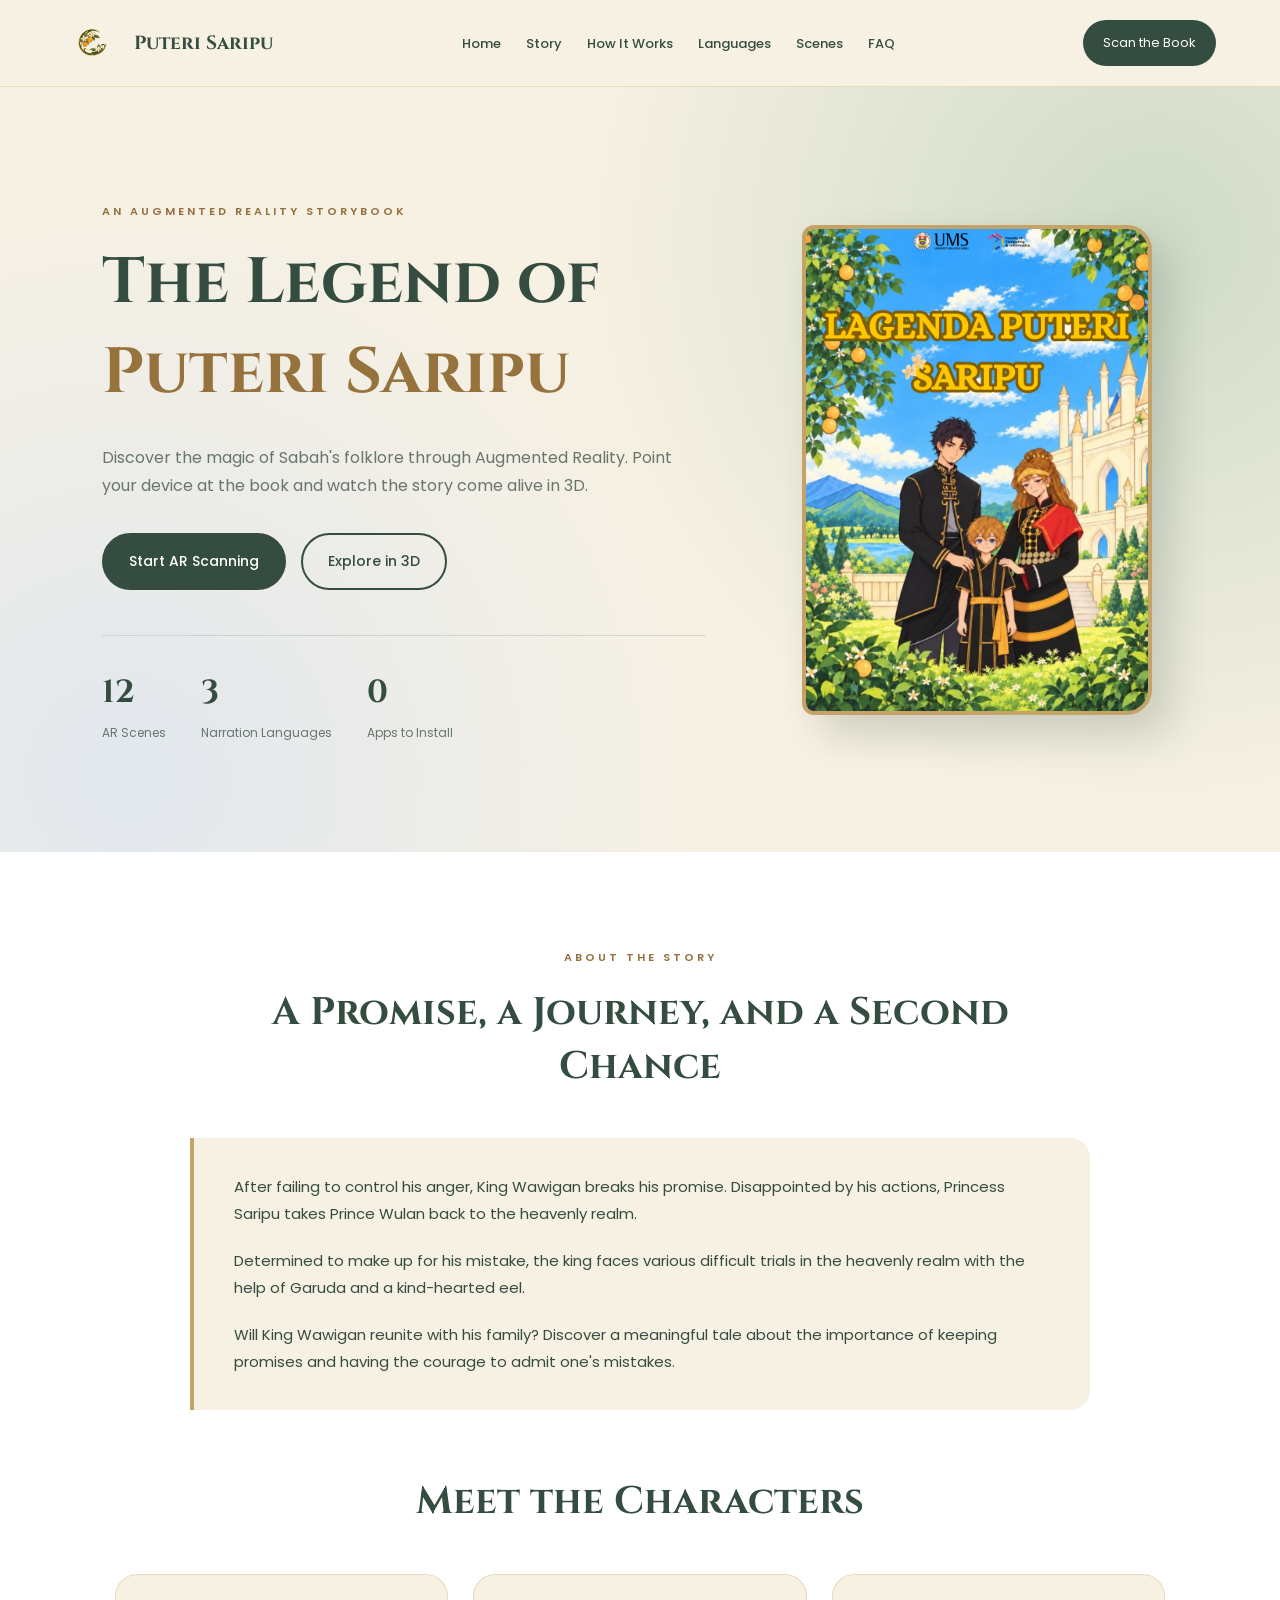
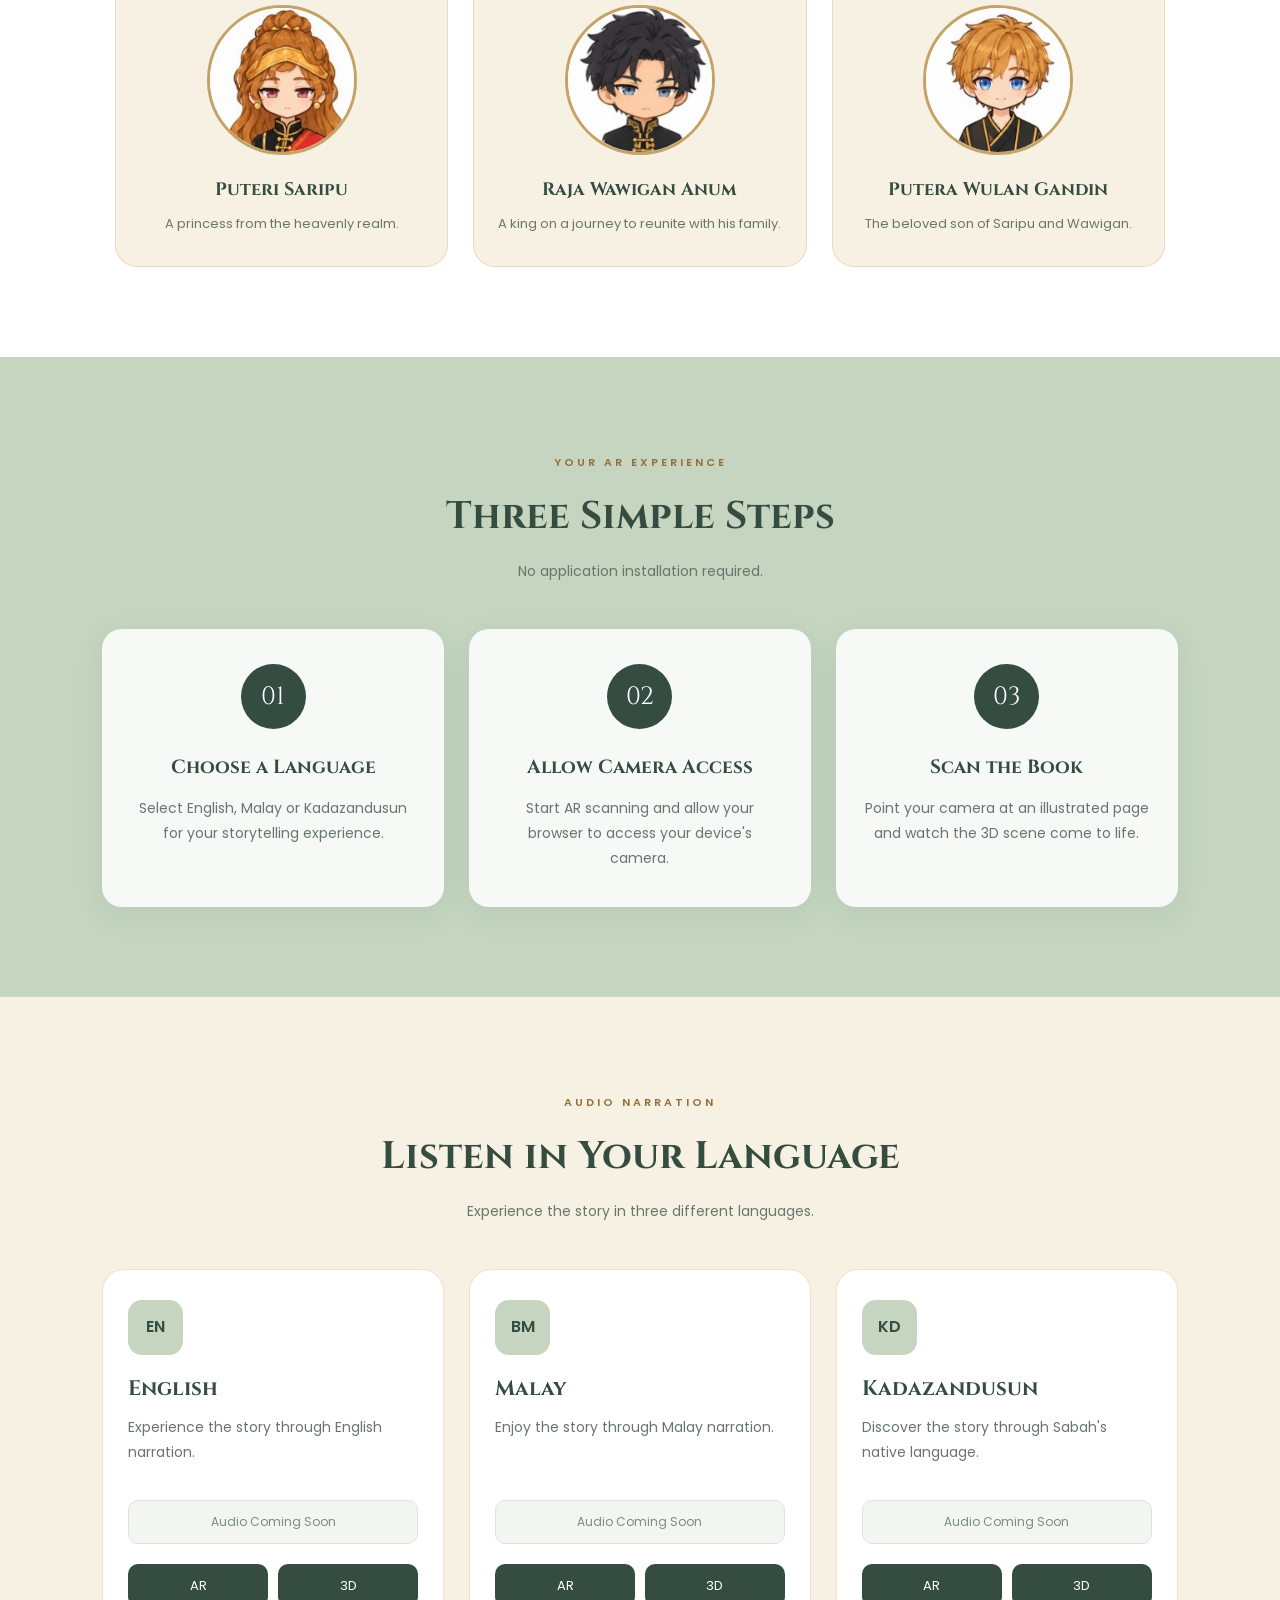
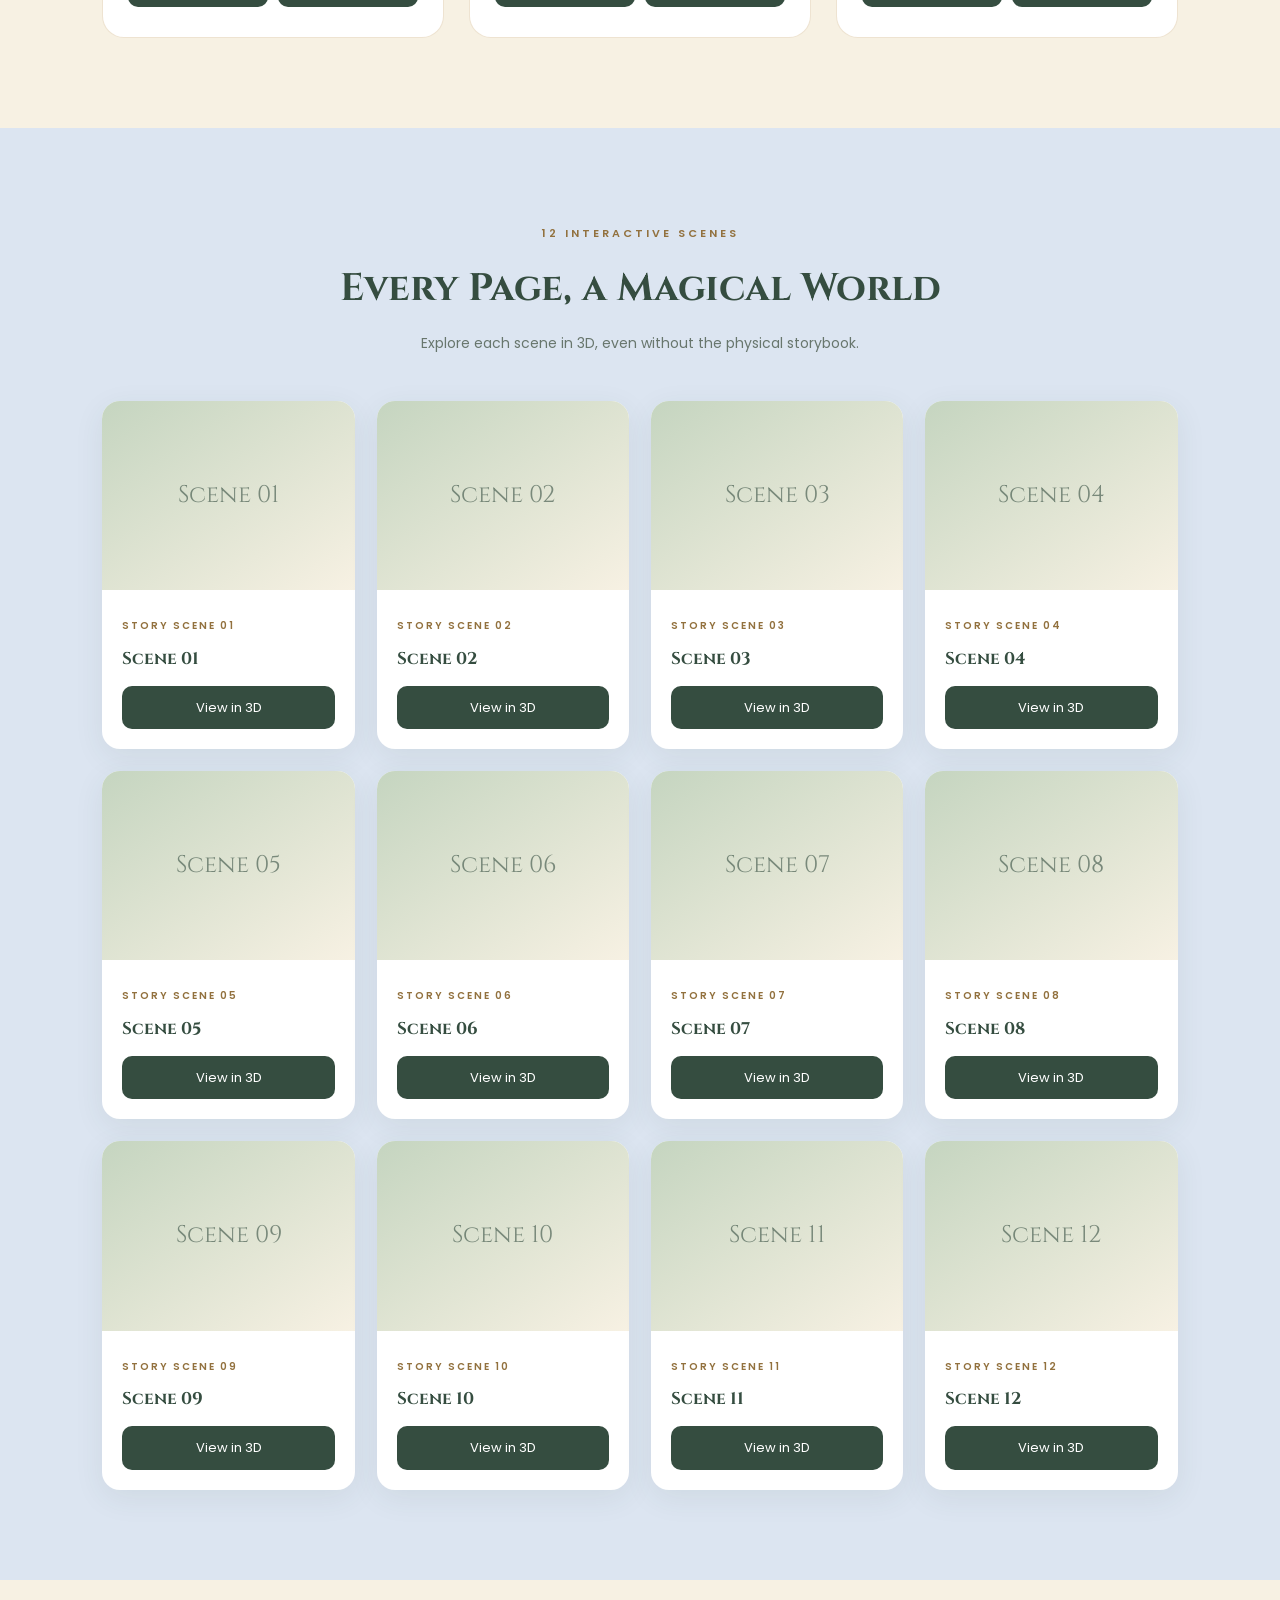
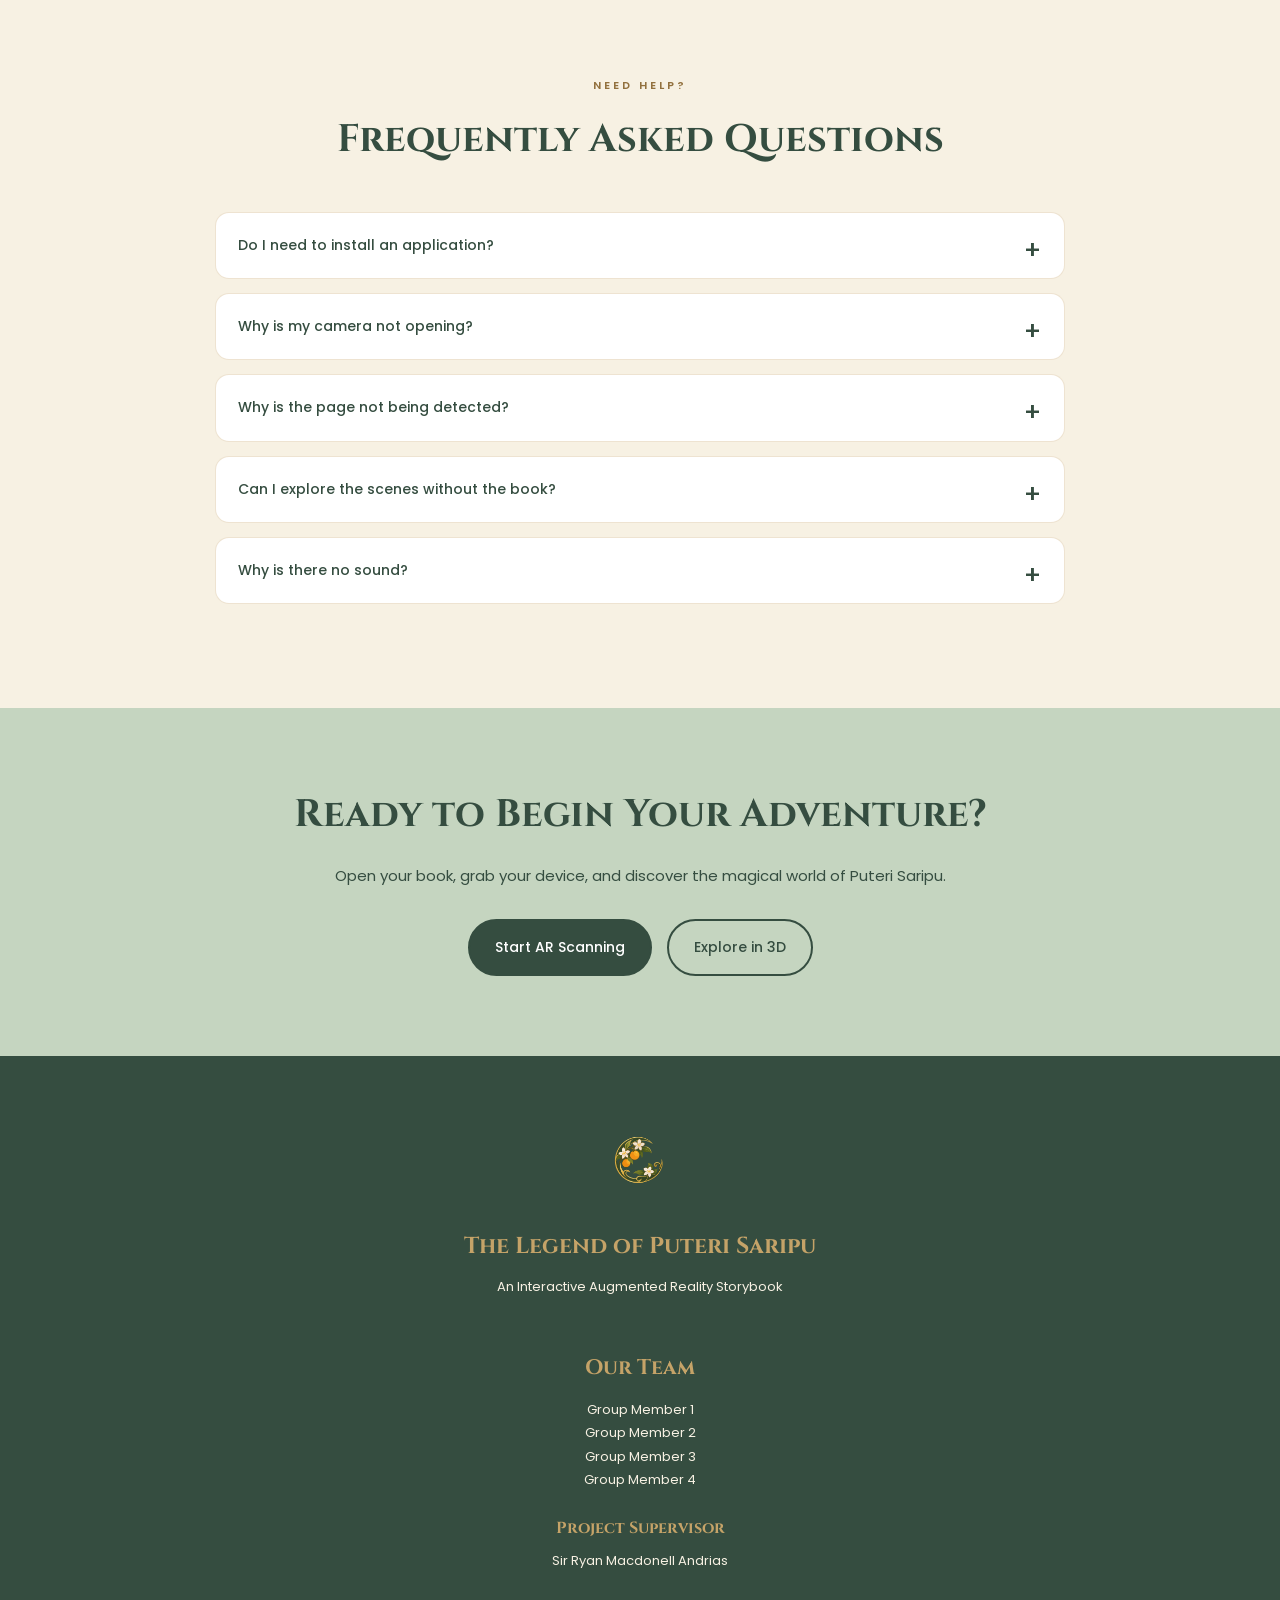
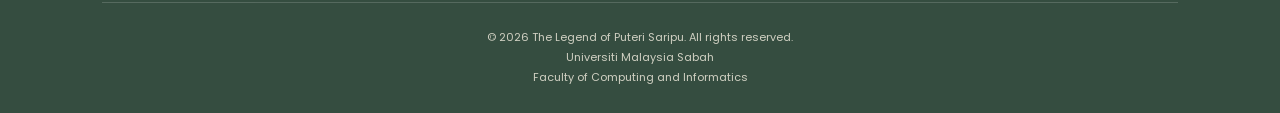
<file: index.html>
<!DOCTYPE html>
<html lang="en">
<head>
    <meta charset="UTF-8">
    <meta name="viewport" content="width=device-width, initial-scale=1.0">

    <title>The Legend of Puteri Saripu</title>

    <link rel="icon" type="image/png" href="assets/logos/logo.png">
    <link rel="stylesheet" href="css/style.css">

    <link href="https://fonts.googleapis.com/css2?family=Cinzel:wght@400;600;700&family=Poppins:wght@300;400;500;600;700&display=swap" rel="stylesheet">
</head>

<body>

    <!-- NAVIGATION BAR -->

    <header class="header">
        <nav class="navbar">

            <a href="#home" class="brand">
                <img src="assets/logos/logo.png" alt="Puteri Saripu Logo">
                <span>Puteri Saripu</span>
            </a>

            <button class="menu-toggle" id="menuToggle"
                aria-label="Open navigation"
                aria-expanded="false">
                ☰
            </button>

            <ul class="nav-links" id="navLinks">
                <li><a href="#home">Home</a></li>
                <li><a href="#story">Story</a></li>
                <li><a href="#how-it-works">How It Works</a></li>
                <li><a href="#languages">Languages</a></li>
                <li><a href="#scenes">Scenes</a></li>
                <li><a href="#faq">FAQ</a></li>
            </ul>

            <a href="ar.html" class="nav-button">Scan the Book</a>

        </nav>
    </header>


    <!-- HERO SECTION -->

    <section class="hero" id="home">

        <div class="hero-content">

            <span class="eyebrow">
                AN AUGMENTED REALITY STORYBOOK
            </span>

            <h1>The Legend of<br><span>Puteri Saripu</span></h1>

            <p>
                Discover the magic of Sabah's folklore through
                Augmented Reality. Point your device at the book
                and watch the story come alive in 3D.
            </p>

            <div class="hero-buttons">
                <a href="ar.html" class="btn primary">
                    Start AR Scanning
                </a>

                <a href="#scenes" class="btn secondary">
                    Explore in 3D
                </a>
            </div>

            <div class="hero-stats">

                <div class="stat">
                    <strong>12</strong>
                    <span>AR Scenes</span>
                </div>

                <div class="stat">
                    <strong>3</strong>
                    <span>Narration Languages</span>
                </div>

                <div class="stat">
                    <strong>0</strong>
                    <span>Apps to Install</span>
                </div>

            </div>

        </div>

        <div class="hero-image">

            <!-- INSERT BOOK COVER HERE -->

           <img src="assets/images/Coverbuku.png"
     alt="The Legend of Puteri Saripu Book Cover">

        </div>

    </section>


    <!-- STORY SYNOPSIS -->

    <section class="story-section section" id="story">

        <div class="section-heading">
            <span class="eyebrow">ABOUT THE STORY</span>
            <h2>A Promise, a Journey, and a Second Chance</h2>
        </div>

        <div class="story-content">

            <p>
                After failing to control his anger, King Wawigan
                breaks his promise. Disappointed by his actions,
                Princess Saripu takes Prince Wulan back to the
                heavenly realm.
            </p>

            <p>
                Determined to make up for his mistake, the king
                faces various difficult trials in the heavenly
                realm with the help of Garuda and a kind-hearted eel.
            </p>

            <p>
                Will King Wawigan reunite with his family?
                Discover a meaningful tale about the importance
                of keeping promises and having the courage
                to admit one's mistakes.
            </p>

        </div>


        <!-- MAIN CHARACTERS -->

        <div class="section-heading">
            <h2>Meet the Characters</h2>
        </div>

        <div class="character-grid">

            <article class="character-card">

               <img src="assets/characters/Mom.jpg"
     alt="Puteri Saripu">

                <h3>Puteri Saripu</h3>

                <p>
                    A princess from the heavenly realm.
                </p>

            </article>

            <article class="character-card">

               <img src="assets/characters/Dad.jpg"
     alt="Raja Wawigan Anum">

                <h3>Raja Wawigan Anum</h3>

                <p>
                    A king on a journey to reunite with his family.
                </p>

            </article>

            <article class="character-card">

                <img src="assets/characters/Putera.jpg"
     alt="Putera Wulan Gandin">

                <h3>Putera Wulan Gandin</h3>

                <p>
                    The beloved son of Saripu and Wawigan.
                </p>

            </article>

        </div>

    </section>


    <!-- HOW IT WORKS -->

    <section class="how-section section" id="how-it-works">

        <div class="section-heading">
            <span class="eyebrow">YOUR AR EXPERIENCE</span>
            <h2>Three Simple Steps</h2>
            <p>No application installation required.</p>
        </div>

        <div class="steps-grid">

            <article class="step-card">
                <div class="step-number">01</div>
                <h3>Choose a Language</h3>

                <p>
                    Select English, Malay or Kadazandusun
                    for your storytelling experience.
                </p>
            </article>

            <article class="step-card">
                <div class="step-number">02</div>
                <h3>Allow Camera Access</h3>

                <p>
                    Start AR scanning and allow your browser
                    to access your device's camera.
                </p>
            </article>

            <article class="step-card">
                <div class="step-number">03</div>
                <h3>Scan the Book</h3>

                <p>
                    Point your camera at an illustrated page
                    and watch the 3D scene come to life.
                </p>
            </article>

        </div>

    </section>


    <!-- LANGUAGE SELECTION -->

    <section class="language-section section" id="languages">

        <div class="section-heading">
            <span class="eyebrow">AUDIO NARRATION</span>
            <h2>Listen in Your Language</h2>
            <p>Experience the story in three different languages.</p>
        </div>

        <div class="language-grid">

            <article class="language-card">

                <div class="language-icon">EN</div>

                <h3>English</h3>

                <p>Experience the story through English narration.</p>

                <button class="audio-button" disabled>
                    Audio Coming Soon
                </button>

                <div class="language-actions">
                    <a href="ar.html?lang=en">AR</a>
                    <a href="viewer.html?scene=1&amp;lang=en">3D</a>
                </div>

            </article>

            <article class="language-card">

                <div class="language-icon">BM</div>

                <h3>Malay</h3>

                <p>Enjoy the story through Malay narration.</p>

                <button class="audio-button" disabled>
                    Audio Coming Soon
                </button>

                <div class="language-actions">
                    <a href="ar.html?lang=ms">AR</a>
                    <a href="viewer.html?scene=1&amp;lang=ms">3D</a>
                </div>

            </article>

            <article class="language-card">

                <div class="language-icon">KD</div>

                <h3>Kadazandusun</h3>

                <p>Discover the story through Sabah's native language.</p>

                <button class="audio-button" disabled>
                    Audio Coming Soon
                </button>

                <div class="language-actions">
                    <a href="ar.html?lang=kd">AR</a>
                    <a href="viewer.html?scene=1&amp;lang=kd">3D</a>
                </div>

            </article>

        </div>

    </section>


    <!-- 12 STORY SCENES -->

    <section class="scenes-section section" id="scenes">

        <div class="section-heading">

            <span class="eyebrow">12 INTERACTIVE SCENES</span>

            <h2>Every Page, a Magical World</h2>

            <p>
                Explore each scene in 3D, even without
                the physical storybook.
            </p>

        </div>

        <!-- ALL 12 SCENES WILL BE GENERATED USING JAVASCRIPT -->

        <div class="scenes-grid" id="scenesGrid"></div>

    </section>


    <!-- FREQUENTLY ASKED QUESTIONS -->

    <section class="faq-section section" id="faq">

        <div class="section-heading">
            <span class="eyebrow">NEED HELP?</span>
            <h2>Frequently Asked Questions</h2>
        </div>

        <div class="faq-container">

            <details class="faq-item">
                <summary>Do I need to install an application?</summary>

                <p>
                    No. The AR experience runs directly
                    through your web browser.
                </p>
            </details>

            <details class="faq-item">
                <summary>Why is my camera not opening?</summary>

                <p>
                    Make sure camera access is allowed in your
                    browser settings and the website is opened
                    through HTTPS.
                </p>
            </details>

            <details class="faq-item">
                <summary>Why is the page not being detected?</summary>

                <p>
                    Make sure the book is placed under good
                    lighting and the entire illustration
                    is visible to the camera.
                </p>
            </details>

            <details class="faq-item">
                <summary>Can I explore the scenes without the book?</summary>

                <p>
                    Yes. Select any scene from the 3D section
                    to explore it without scanning the book.
                </p>
            </details>

            <details class="faq-item">
                <summary>Why is there no sound?</summary>

                <p>
                    Audio narration is currently under development.
                    Once available, check your device volume
                    and audio playback settings.
                </p>
            </details>

        </div>

    </section>


    <!-- FINAL CALL TO ACTION -->

    <section class="adventure-section">

        <h2>Ready to Begin Your Adventure?</h2>

        <p>
            Open your book, grab your device,
            and discover the magical world of Puteri Saripu.
        </p>

        <div class="adventure-buttons">

            <a href="ar.html" class="btn primary">
                Start AR Scanning
            </a>

            <a href="#scenes" class="btn secondary">
                Explore in 3D
            </a>

        </div>

    </section>


    <!-- FOOTER -->

    <footer class="footer">

        <div class="footer-brand">

            <img src="assets/logos/logo.png"
                 alt="Puteri Saripu Logo">

            <h3>The Legend of Puteri Saripu</h3>

            <p>An Interactive Augmented Reality Storybook</p>

        </div>

        <div class="university-logos">

            <!-- INSERT UMS LOGO HERE -->

            <!-- INSERT FCI LOGO HERE -->

        </div>

        <div class="team">

            <h3>Our Team</h3>

            <!-- EDIT GROUP MEMBERS HERE -->

            <p>Group Member 1</p>
            <p>Group Member 2</p>
            <p>Group Member 3</p>
            <p>Group Member 4</p>

            <h4>Project Supervisor</h4>

            <p>Sir Ryan Macdonell Andrias</p>

        </div>

        <div class="footer-bottom">

            <p>
                &copy; 2026 The Legend of Puteri Saripu.
                All rights reserved.
            </p>

            <p>Universiti Malaysia Sabah</p>
            <p>Faculty of Computing and Informatics</p>

        </div>

    </footer>


    <!-- JAVASCRIPT -->

    <script src="js/main.js" defer></script>

</body>
</html>
</file>
<file: css/style.css>
/* =========================================
   THE LEGEND OF PUTERI SARIPU
   WEBSITE STYLING
========================================= */

:root {
    --ivory: #F7F1E3;
    --sage: #C5D5C0;
    --forest: #354D40;
    --gold: #C5A368;
    --sky: #DCE5F1;
    --white: #FFFFFF;
    --text: #354D40;
    --muted: #68766D;
    --shadow: 0 8px 30px rgba(53, 77, 64, 0.08);
}


/* GENERAL SETTINGS */

* {
    margin: 0;
    padding: 0;
    box-sizing: border-box;
}

html {
    scroll-behavior: smooth;
    scroll-padding-top: 100px;
}

body {
    font-family: 'Poppins', sans-serif;
    background: var(--ivory);
    color: var(--text);
    line-height: 1.8;
}

h1, h2, h3, h4 {
    font-family: 'Cinzel', serif;
    line-height: 1.4;
}

a {
    text-decoration: none;
    color: inherit;
}

button {
    font-family: inherit;
    cursor: pointer;
}

img {
    display: block;
    max-width: 100%;
}


/* NAVIGATION BAR */

.header {
    position: sticky;
    top: 0;
    z-index: 1000;
    background: rgba(247, 241, 227, 0.96);
    backdrop-filter: blur(15px);
    border-bottom: 1px solid rgba(197, 163, 104, 0.3);
}

.navbar {
    max-width: 1440px;
    margin: auto;
    padding: 14px 5%;
    display: flex;
    align-items: center;
    justify-content: space-between;
    gap: 24px;
}

.brand {
    display: flex;
    align-items: center;
    gap: 12px;
    flex-shrink: 0;
}

.brand img {
    width: 58px;
    height: 58px;
    object-fit: contain;
}

.brand span {
    font-family: 'Cinzel', serif;
    font-size: 19px;
    font-weight: 700;
    color: var(--forest);
}

.nav-links {
    display: flex;
    align-items: center;
    gap: 25px;
    list-style: none;
}

.nav-links a {
    font-size: 13px;
    font-weight: 500;
    transition: color 0.3s;
}

.nav-links a:hover {
    color: #96733D;
}

.nav-button {
    padding: 11px 20px;
    background: var(--forest);
    color: var(--white);
    border-radius: 30px;
    font-size: 13px;
    white-space: nowrap;
    transition: 0.3s;
}

.nav-button:hover {
    background: #496757;
}

.menu-toggle {
    display: none;
    background: none;
    border: none;
    color: var(--forest);
    font-size: 28px;
}


/* HERO SECTION */

.hero {
    min-height: 85vh;
    padding: 80px 8%;
    display: grid;
    grid-template-columns: 1.2fr 0.8fr;
    align-items: center;
    gap: 70px;

    background:
        radial-gradient(
            circle at 90% 20%,
            rgba(197, 213, 192, 0.8),
            transparent 45%
        ),
        radial-gradient(
            circle at 10% 90%,
            rgba(220, 229, 241, 0.8),
            transparent 45%
        ),
        var(--ivory);
}

.hero-content {
    max-width: 750px;
}

.eyebrow {
    display: inline-block;
    color: #92713E;
    font-size: 11px;
    font-weight: 600;
    letter-spacing: 3px;
    margin-bottom: 18px;
}

.hero h1 {
    font-size: clamp(38px, 5vw, 76px);
    font-weight: 700;
    margin-bottom: 25px;
}

.hero h1 span {
    color: #96733D;
}

.hero-content > p {
    font-size: 16px;
    color: var(--muted);
    max-width: 590px;
    margin-bottom: 32px;
}

.hero-buttons,
.adventure-buttons {
    display: flex;
    flex-wrap: wrap;
    gap: 15px;
}

.btn {
    display: inline-flex;
    align-items: center;
    justify-content: center;
    padding: 14px 25px;
    border-radius: 30px;
    font-size: 14px;
    font-weight: 500;
    transition: all 0.3s ease;
}

.btn:hover {
    transform: translateY(-3px);
}

.btn.primary {
    background: var(--forest);
    color: var(--white);
    border: 2px solid var(--forest);
}

.btn.primary:hover {
    background: #496757;
    border-color: #496757;
}

.btn.secondary {
    border: 2px solid var(--forest);
    color: var(--forest);
}

.btn.secondary:hover {
    background: var(--sage);
}


/* HERO STATISTICS */

.hero-stats {
    display: flex;
    flex-wrap: wrap;
    gap: 35px;
    margin-top: 45px;
    padding-top: 28px;
    border-top: 1px solid rgba(53, 77, 64, 0.15);
}

.stat {
    display: flex;
    flex-direction: column;
}

.stat strong {
    font-family: 'Cinzel', serif;
    font-size: 32px;
    color: var(--forest);
}

.stat span {
    font-size: 12px;
    color: var(--muted);
}


/* BOOK COVER */

.hero-image {
    position: relative;
    display: flex;
    justify-content: center;
    align-items: center;
}

.cover-placeholder,
.hero-image > img {
    width: 100%;
    max-width: 350px;
    aspect-ratio: 5 / 7;
    border-radius: 12px 25px 25px 12px;
    border: 4px solid var(--gold);
    box-shadow: 18px 20px 40px rgba(53, 77, 64, 0.2);
    object-fit: cover;
}

.cover-placeholder {
    background: linear-gradient(
        145deg,
        var(--sage),
        var(--sky)
    );

    display: flex;
    align-items: center;
    justify-content: center;
    font-family: 'Cinzel', serif;
    font-size: 20px;
}


/* GENERAL SECTIONS */

.section {
    padding: 90px 8%;
}

.section-heading {
    text-align: center;
    max-width: 850px;
    margin: 0 auto 45px;
}

.section-heading h2 {
    font-size: clamp(26px, 3vw, 42px);
    color: var(--forest);
    margin-bottom: 15px;
}

.section-heading p {
    font-size: 14px;
    color: var(--muted);
}


/* STORY SYNOPSIS */

.story-section {
    background: var(--white);
}

.story-content {
    max-width: 900px;
    margin: 0 auto 65px;
    padding: 35px 40px;
    border-left: 4px solid var(--gold);
    border-radius: 0 20px 20px 0;
    background: var(--ivory);
}

.story-content p {
    font-size: 15px;
    margin-bottom: 20px;
}

.story-content p:last-child {
    margin-bottom: 0;
}


/* CHARACTER CARDS */

.character-grid {
    display: grid;
    grid-template-columns: repeat(3, 1fr);
    gap: 25px;
    max-width: 1050px;
    margin: auto;
}

.character-card {
    background: var(--ivory);
    border: 1px solid rgba(197, 163, 104, 0.3);
    padding: 30px 20px;
    text-align: center;
    border-radius: 22px;
    transition: 0.3s ease;
}

.character-card:hover {
    transform: translateY(-7px);
    box-shadow: var(--shadow);
}

.character-placeholder,
.character-card img {
    width: 150px;
    height: 150px;
    margin: 0 auto 22px;
    border-radius: 50%;
    border: 3px solid var(--gold);
    object-fit: cover;
}

.character-placeholder {
    background: var(--sage);
    display: flex;
    align-items: center;
    justify-content: center;
    font-size: 12px;
}

.character-card h3 {
    font-size: 18px;
    margin-bottom: 10px;
}

.character-card p {
    font-size: 13px;
    color: var(--muted);
}


/* HOW IT WORKS */

.how-section {
    background: var(--sage);
}

.steps-grid {
    display: grid;
    grid-template-columns: repeat(3, 1fr);
    gap: 25px;
    max-width: 1150px;
    margin: auto;
}

.step-card {
    background: rgba(255, 255, 255, 0.85);
    border-radius: 20px;
    padding: 35px 28px;
    text-align: center;
    box-shadow: var(--shadow);
}

.step-number {
    display: flex;
    justify-content: center;
    align-items: center;
    width: 65px;
    height: 65px;
    margin: 0 auto 25px;
    border-radius: 50%;
    background: var(--forest);
    color: var(--white);
    font-family: 'Cinzel', serif;
    font-size: 25px;
}

.step-card h3 {
    font-size: 19px;
    margin-bottom: 15px;
}

.step-card p {
    font-size: 14px;
    color: var(--muted);
}


/* LANGUAGE SELECTION */

.language-section {
    background: var(--ivory);
}

.language-grid {
    display: grid;
    grid-template-columns: repeat(3, 1fr);
    gap: 25px;
    max-width: 1150px;
    margin: auto;
}

.language-card {
    background: var(--white);
    padding: 30px 25px;
    border-radius: 22px;
    border: 1px solid rgba(197, 163, 104, 0.3);
    transition: 0.3s;
}

.language-card:hover {
    transform: translateY(-5px);
    box-shadow: var(--shadow);
}

.language-icon {
    width: 55px;
    height: 55px;
    display: flex;
    align-items: center;
    justify-content: center;
    border-radius: 14px;
    background: var(--sage);
    color: var(--forest);
    font-weight: 600;
    margin-bottom: 20px;
}

.language-card h3 {
    font-size: 21px;
    margin-bottom: 10px;
}

.language-card p {
    color: var(--muted);
    font-size: 14px;
    min-height: 65px;
}

.audio-button {
    width: 100%;
    padding: 12px;
    margin: 20px 0;
    border: 1px solid #CCD5C9;
    border-radius: 10px;
    background: #EDF1EB;
    color: var(--forest);
    font-size: 12px;
}

.audio-button:disabled {
    cursor: not-allowed;
    opacity: 0.65;
}

.language-actions {
    display: flex;
    gap: 10px;
}

.language-actions a {
    flex: 1;
    background: var(--forest);
    color: var(--white);
    border-radius: 10px;
    text-align: center;
    padding: 10px;
    font-size: 13px;
    transition: 0.3s;
}

.language-actions a:hover {
    background: #496757;
}


/* 12 STORY SCENES */

.scenes-section {
    background: var(--sky);
}

.scenes-grid {
    display: grid;
    grid-template-columns: repeat(4, 1fr);
    gap: 22px;
    max-width: 1250px;
    margin: auto;
}

.scene-card {
    display: flex;
    flex-direction: column;
    overflow: hidden;
    border-radius: 18px;
    background: var(--white);
    box-shadow: var(--shadow);
    transition: 0.3s ease;
}

.scene-card:hover {
    transform: translateY(-6px);
    box-shadow: 0 14px 30px rgba(53, 77, 64, 0.15);
}

.scene-image {
    width: 100%;
    aspect-ratio: 4 / 3;
    background: linear-gradient(
        145deg,
        var(--sage),
        var(--ivory)
    );

    display: flex;
    align-items: center;
    justify-content: center;
    overflow: hidden;
}

.scene-image img {
    width: 100%;
    height: 100%;
    object-fit: cover;
}

.scene-image span {
    font-family: 'Cinzel', serif;
    font-size: 24px;
    color: var(--forest);
    opacity: 0.6;
}

.scene-info {
    padding: 20px;
    flex: 1;
}

.scene-label {
    font-size: 10px;
    font-weight: 600;
    letter-spacing: 2px;
    color: #92713E;
}

.scene-info h3 {
    margin: 8px 0 15px;
    font-size: 17px;
}

.scene-button {
    display: block;
    padding: 10px 15px;
    border-radius: 10px;
    background: var(--forest);
    color: var(--white);
    font-size: 13px;
    text-align: center;
    transition: 0.3s;
}

.scene-button:hover {
    background: #496757;
}


/* FAQ SECTION */

.faq-section {
    background: var(--ivory);
}

.faq-container {
    max-width: 850px;
    margin: auto;
}

.faq-item {
    background: var(--white);
    border: 1px solid rgba(197, 163, 104, 0.3);
    border-radius: 14px;
    margin-bottom: 14px;
    overflow: hidden;
}

.faq-item summary {
    position: relative;
    padding: 20px 50px 20px 22px;
    cursor: pointer;
    font-size: 14px;
    font-weight: 500;
    list-style: none;
}

.faq-item summary::-webkit-details-marker {
    display: none;
}

.faq-item summary::after {
    content: '+';
    position: absolute;
    right: 22px;
    top: 15px;
    color: var(--forest);
    font-size: 25px;
}

.faq-item[open] summary::after {
    content: '−';
}

.faq-item[open] summary {
    background: var(--sage);
}

.faq-item p {
    padding: 20px 22px;
    color: var(--muted);
    font-size: 14px;
}


/* FINAL ADVENTURE SECTION */

.adventure-section {
    padding: 80px 8%;
    text-align: center;
    background: var(--sage);
}

.adventure-section h2 {
    font-size: clamp(25px, 3vw, 40px);
    margin-bottom: 20px;
}

.adventure-section p {
    max-width: 650px;
    margin: 0 auto 30px;
    font-size: 15px;
}

.adventure-buttons {
    justify-content: center;
}


/* FOOTER */

.footer {
    background: var(--forest);
    color: var(--ivory);
    text-align: center;
    padding: 55px 8% 25px;
}

.footer-brand img {
    width: 100px;
    height: 100px;
    object-fit: contain;
    margin: 0 auto 20px;
}

.footer-brand h3 {
    color: var(--gold);
    font-size: 23px;
    margin-bottom: 12px;
}

.footer-brand p {
    font-size: 13px;
}

.university-logos {
    display: flex;
    justify-content: center;
    align-items: center;
    flex-wrap: wrap;
    gap: 25px;
    margin: 25px 0;
}

.university-logos img {
    max-width: 170px;
    max-height: 75px;
    object-fit: contain;
}

.team {
    margin: 30px auto;
}

.team h3 {
    margin-bottom: 15px;
    color: var(--gold);
    font-size: 21px;
}

.team h4 {
    margin: 25px 0 10px;
    color: var(--gold);
}

.team p {
    font-size: 13px;
}

.footer-bottom {
    padding-top: 25px;
    margin-top: 30px;
    border-top: 1px solid rgba(255, 255, 255, 0.2);
    font-size: 11px;
    opacity: 0.8;
}


/* ACCESSIBILITY */

a:focus-visible,
button:focus-visible,
summary:focus-visible {
    outline: 3px solid var(--gold);
    outline-offset: 4px;
}


/* TABLET RESPONSIVE */

@media (max-width: 1100px) {

    .nav-links {
        gap: 15px;
    }

    .navbar {
        gap: 15px;
        padding-left: 3%;
        padding-right: 3%;
    }

    .hero {
        gap: 35px;
        padding: 65px 5%;
    }

    .scenes-grid {
        grid-template-columns: repeat(3, 1fr);
    }

}


/* MOBILE NAVIGATION */

@media (max-width: 950px) {

    .menu-toggle {
        display: block;
    }

    .nav-links {
        display: none;
        position: absolute;
        top: 100%;
        left: 0;
        width: 100%;
        padding: 25px;
        background: var(--ivory);
        box-shadow: var(--shadow);
        flex-direction: column;
        gap: 20px;
    }

    .nav-links.active {
        display: flex;
    }

}


/* PHONE RESPONSIVE */

@media (max-width: 768px) {

    .navbar {
        padding: 12px 5%;
    }

    .brand img {
        width: 45px;
        height: 45px;
    }

    .brand span {
        font-size: 16px;
    }

    .nav-button {
        display: none;
    }

    .hero {
        grid-template-columns: 1fr;
        text-align: center;
        min-height: auto;
        padding: 55px 6%;
        gap: 45px;
    }

    .hero-content > p {
        margin-left: auto;
        margin-right: auto;
        font-size: 14px;
    }

    .hero-buttons,
    .hero-stats {
        justify-content: center;
    }

    .hero-stats {
        gap: 22px;
    }

    .stat strong {
        font-size: 27px;
    }

    .stat span {
        font-size: 10px;
    }

    .cover-placeholder,
    .hero-image > img {
        max-width: 260px;
    }

    .section {
        padding: 60px 6%;
    }

    .story-content {
        padding: 25px;
    }

    .story-content p {
        font-size: 14px;
    }

    .character-grid,
    .steps-grid,
    .language-grid {
        grid-template-columns: 1fr;
        gap: 20px;
    }

    .scenes-grid {
        grid-template-columns: repeat(2, 1fr);
        gap: 15px;
    }

    .scene-info {
        padding: 15px;
    }

    .scene-info h3 {
        font-size: 14px;
    }

    .scene-button {
        font-size: 11px;
    }

    .language-card p {
        min-height: auto;
    }

}


/* SMALL PHONE */

@media (max-width: 380px) {

    .hero h1 {
        font-size: 32px;
    }

    .hero-stats {
        gap: 12px;
    }

    .btn {
        font-size: 12px;
        padding: 12px 18px;
    }

    .scenes-grid {
        grid-template-columns: 1fr;
    }

}


/* REDUCED MOTION */

@media (prefers-reduced-motion: reduce) {

    html {
        scroll-behavior: auto;
    }

    * {
        transition: none !important;
    }

}
/* INTERACTIVE BOOK COVER */

.hero-image {
    perspective: 1000px;
}

.hero-image > img,
.cover-placeholder {
    transform-style: preserve-3d;
    transition: transform 0.2s ease-out,
                box-shadow 0.3s ease;
    will-change: transform;
}

.hero-image:hover > img {
    box-shadow: 25px 30px 50px rgba(53, 77, 64, 0.25);
}
</file>
